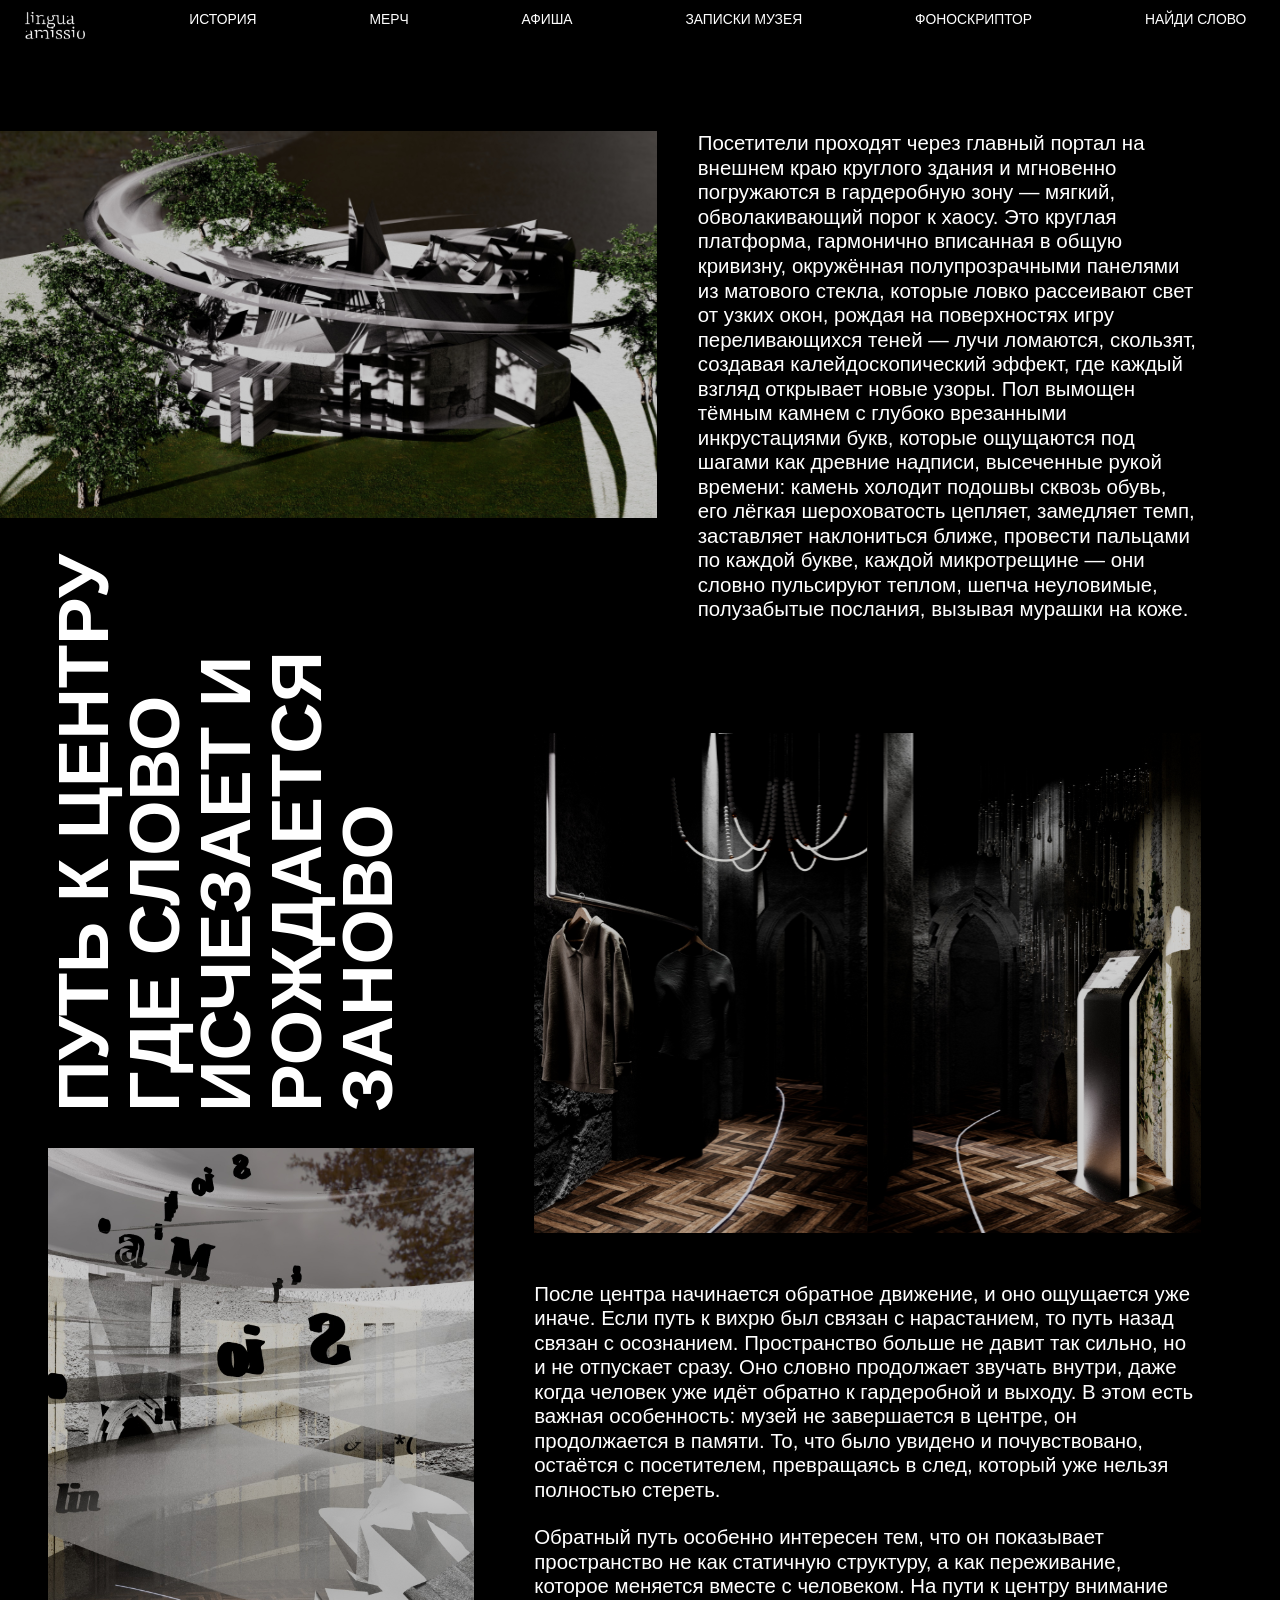
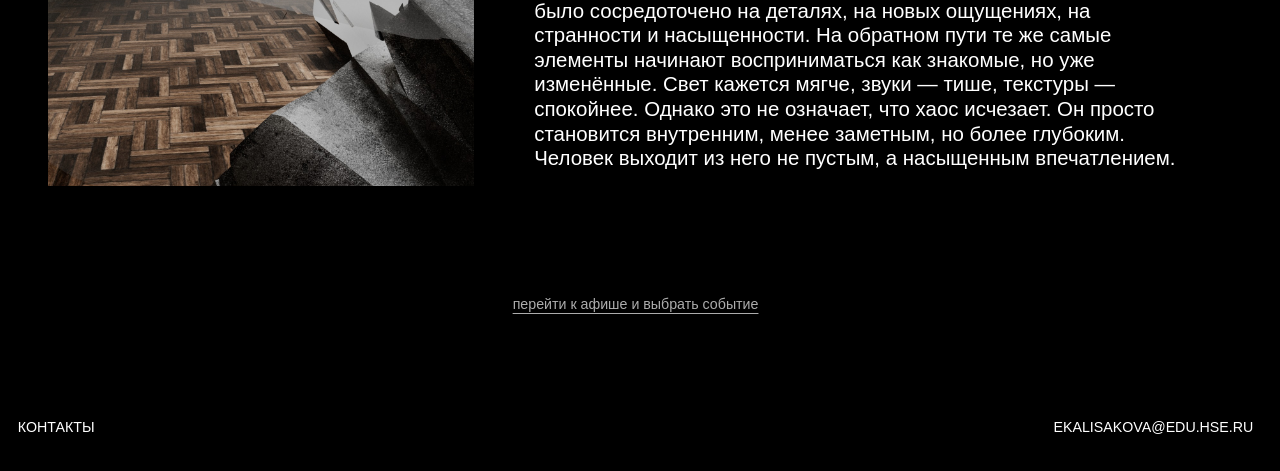
<file: history.html>
<!DOCTYPE html>
<html lang="en">
<head>
    <meta charset="UTF-8">
    <title>История</title>

    <link rel="stylesheet" href="./styles/header.css">
    <link rel="stylesheet" href="./styles/history.css">
</head>
<body>

    <header class="header">
        <a href="index.html" class="logo">
            <img src="assets/header_logo.png" alt="header_logo">
        </a>

        <nav class="nav">
            <ul class="nav-list">
                <li><a href="history.html">ИСТОРИЯ</a></li>
                <li><a href="merch.html">МЕРЧ</a></li>
                <li><a href="affiche.html">АФИША</a></li>
                <li><a href="museum_notes.html">ЗАПИСКИ МУЗЕЯ</a></li>
                <li><a href="https://isakovakatrin-beep.github.io/linguaamissio/" target="_blank">ФОНОСКРИПТОР</a></li>
                <li><a href="https://isakovakatrin-beep.github.io/1/" target="_blank">НАЙДИ СЛОВО</a></li>
            </ul>
        </nav>
    </header>

    <main class="page-content">

        <div class="content-columns">

            <div class="col-left">
                <img src="assets/history_page/left_top_img.svg" alt="left_top_img" class="img-top">

                <div class="vertical-title-wrapper">
                    <h1 class="vertical-title">ПУТЬ К ЦЕНТРУ<br>ГДЕ СЛОВО<br>ИСЧЕЗАЕТ И<br>РОЖДАЕТСЯ<br>ЗАНОВО</h1>
                </div>

                <img src="assets/history_page/left_bottom_img.svg" alt="left_bottom_img" class="img-bottom">
            </div>

            <div class="col-right">
                <div class="text-block text-top">
                    <p>Посетители проходят через главный портал на внешнем краю круглого здания и мгновенно погружаются в гардеробную зону — мягкий, обволакивающий порог к хаосу. Это круглая платформа, гармонично вписанная в общую кривизну, окружённая полупрозрачными панелями из матового стекла, которые ловко рассеивают свет от узких окон, рождая на поверхностях игру переливающихся теней — лучи ломаются, скользят, создавая калейдоскопический эффект, где каждый взгляд открывает новые узоры. Пол вымощен тёмным камнем с глубоко врезанными инкрустациями букв, которые ощущаются под шагами как древние надписи, высеченные рукой времени: камень холодит подошвы сквозь обувь, его лёгкая шероховатость цепляет, замедляет темп, заставляет наклониться ближе, провести пальцами по каждой букве, каждой микротрещине — они словно пульсируют теплом, шепча неуловимые, полузабытые послания, вызывая мурашки на коже.</p>
                </div>

                <img src="assets/history_page/right_top_img.svg" alt="Dark Room" class="img-middle">

                <div class="text-block text-bottom">
                    <p>После центра начинается обратное движение, и оно ощущается уже иначе. Если путь к вихрю был связан с нарастанием, то путь назад связан с осознанием. Пространство больше не давит так сильно, но и не отпускает сразу. Оно словно продолжает звучать внутри, даже когда человек уже идёт обратно к гардеробной и выходу. В этом есть важная особенность: музей не завершается в центре, он продолжается в памяти. То, что было увидено и почувствовано, остаётся с посетителем, превращаясь в след, который уже нельзя полностью стереть.</p>
                    <p>Обратный путь особенно интересен тем, что он показывает пространство не как статичную структуру, а как переживание, которое меняется вместе с человеком. На пути к центру внимание было сосредоточено на деталях, на новых ощущениях, на странности и насыщенности. На обратном пути те же самые элементы начинают восприниматься как знакомые, но уже изменённые. Свет кажется мягче, звуки — тише, текстуры — спокойнее. Однако это не означает, что хаос исчезает. Он просто становится внутренним, менее заметным, но более глубоким. Человек выходит из него не пустым, а насыщенным впечатлением.</p>
                </div>

            </div>

        </div>
    </main>

    <footer class="page-footer">
        <div class="footer-center">
            <a href="affiche.html" class="affiche-link">перейти к афише и выбрать событие</a>
        </div>

        <div class="footer-bottom">
            <span>КОНТАКТЫ</span>
            <a href="mailto:EKALISAKOVA@EDU.HSE.RU">EKALISAKOVA@EDU.HSE.RU</a>
        </div>
    </footer>

</body>
</html>
</file>
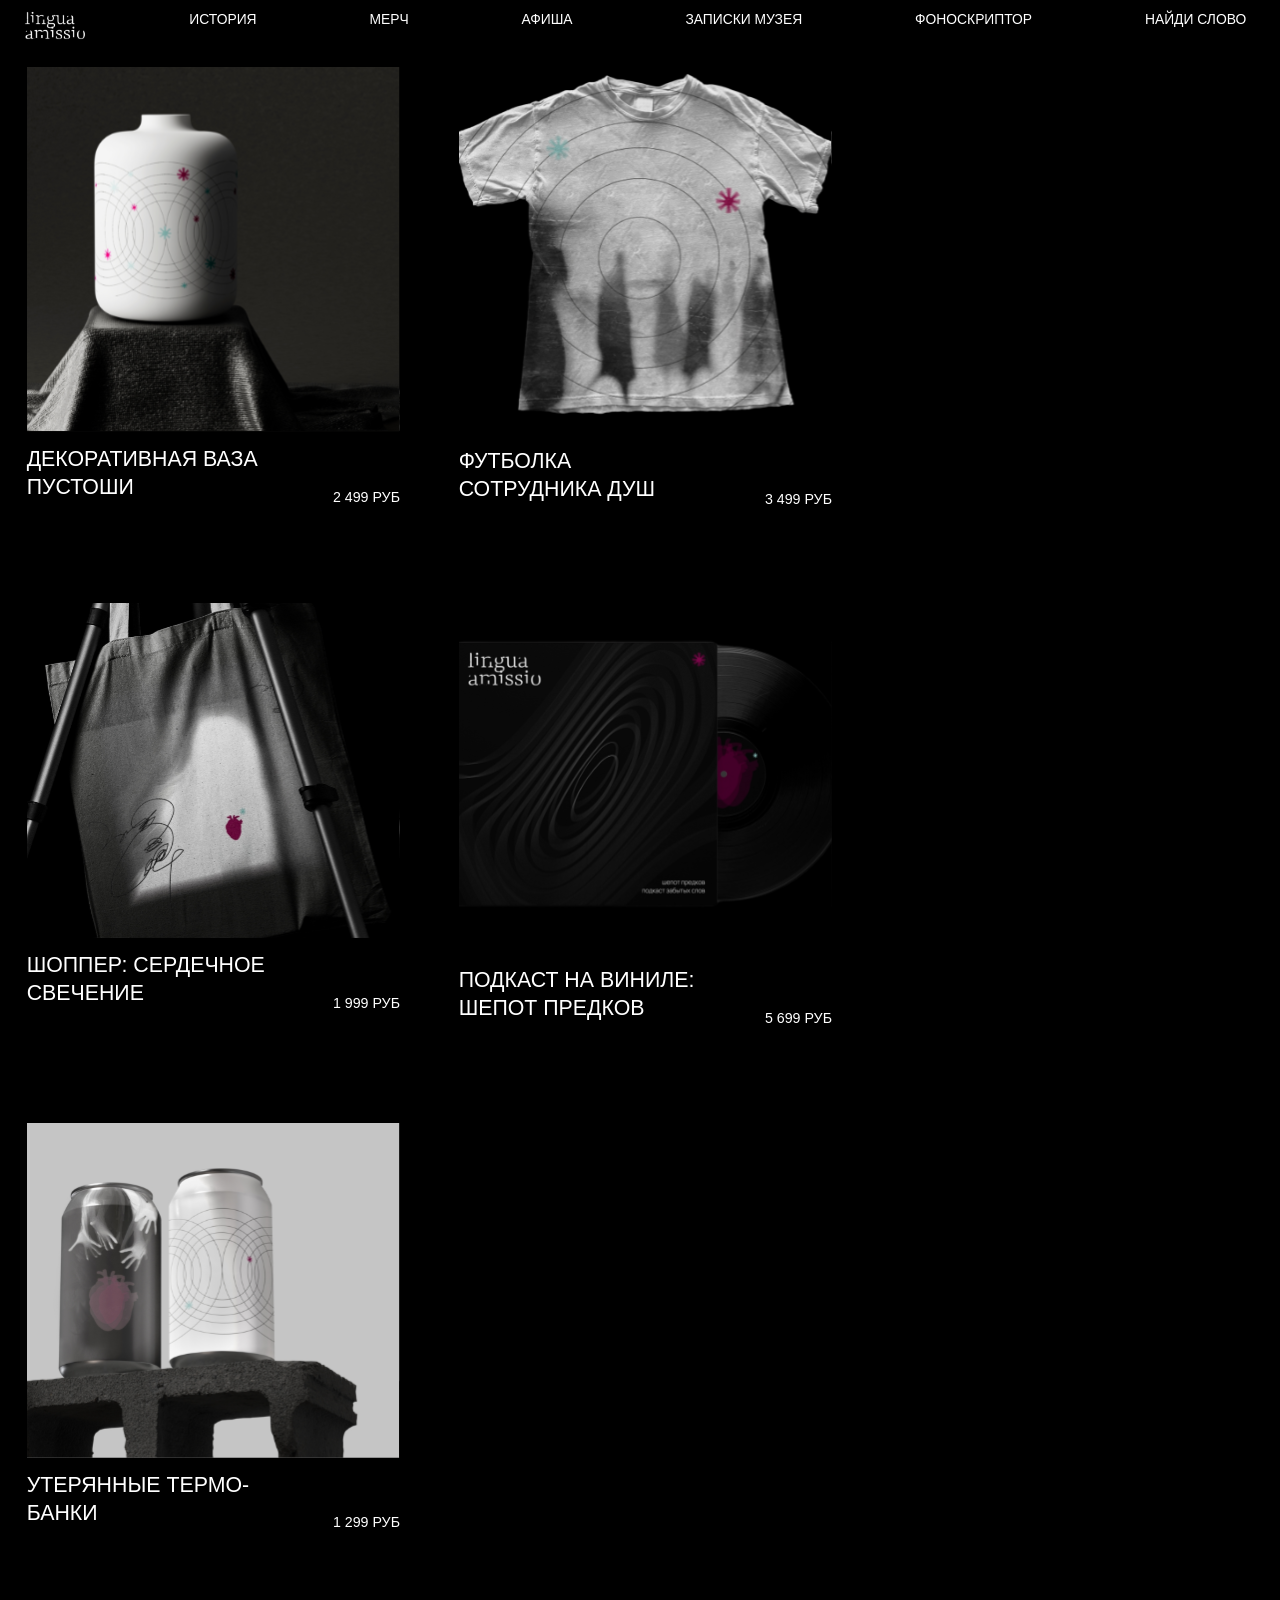
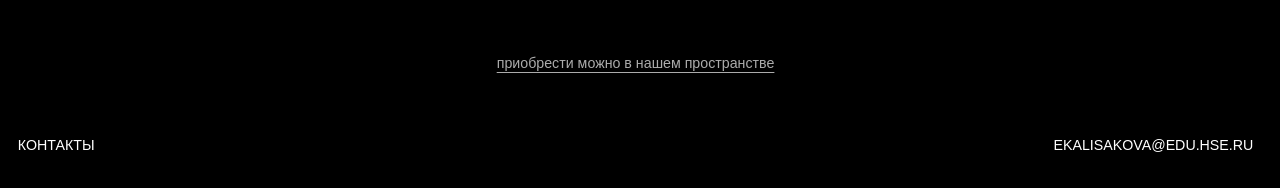
<file: merch.html>
<!DOCTYPE html>
<html lang="en">
<head>
    <meta charset="UTF-8">
    <title>Мерч</title>

    <link rel="stylesheet" href="./styles/header.css">
    <link rel="stylesheet" href="./styles/merch.css">

</head>
<body>

    <header class="header">
        <a href="index.html" class="logo">
            <img src="assets/header_logo.png" alt="header_logo">
        </a>

        <nav class="nav">
            <ul class="nav-list">
                <li><a href="history.html">ИСТОРИЯ</a></li>
                <li><a href="merch.html">МЕРЧ</a></li>
                <li><a href="affiche.html">АФИША</a></li>
                <li><a href="museum_notes.html">ЗАПИСКИ МУЗЕЯ</a></li>
                <li><a href="https://isakovakatrin-beep.github.io/linguaamissio/" target="_blank">ФОНОСКРИПТОР</a></li>
                <li><a href="https://isakovakatrin-beep.github.io/1/" target="_blank">НАЙДИ СЛОВО</a></li>
            </ul>
        </nav>
    </header>

    <main class="page-content">

        <section class="merch-grid">

            <article class="product-card">
                <img src="assets/merch_page/vase.svg" alt="Декоративная ваза пустоши" class="product-image">
                <div class="product-info">
                    <h2 class="product-title">ДЕКОРАТИВНАЯ ВАЗА ПУСТОШИ</h2>
                    <p class="product-price">2 499 РУБ</p>
                </div>
            </article>

            <article class="product-card">
                <img src="assets/merch_page/shirt.svg" alt="Футболка сотрудника душ" class="product-image">
                <div class="product-info">
                    <h2 class="product-title">ФУТБОЛКА СОТРУДНИКА ДУШ</h2>
                    <p class="product-price">3 499 РУБ</p>
                </div>
            </article>

            <article class="product-card">
                <img src="assets/merch_page/bag.svg" alt="Шоппер: сердечное свечение" class="product-image">
                <div class="product-info">
                    <h2 class="product-title">ШОППЕР: СЕРДЕЧНОЕ СВЕЧЕНИЕ</h2>
                    <p class="product-price">1 999 РУБ</p>
                </div>
            </article>

            <article class="product-card">
                <img src="assets/merch_page/vinyl.svg" alt="Подкаст на виниле: шепот предков" class="product-image">
                <div class="product-info">
                    <h2 class="product-title">ПОДКАСТ НА ВИНИЛЕ: ШЕПОТ ПРЕДКОВ</h2>
                    <p class="product-price">5 699 РУБ</p>
                </div>
            </article>

            <article class="product-card">
                <img src="assets/merch_page/banks.svg" alt="Утерянные термо-банки" class="product-image">
                <div class="product-info">
                    <h2 class="product-title">УТЕРЯННЫЕ ТЕРМО-БАНКИ</h2>
                    <p class="product-price">1 299 РУБ</p>
                </div>
            </article>

        </section>

    </main>

    <footer class="page-footer">
        <div class="footer-center">
            <a href="merch.html" class="purchase-info" >приобрести можно в нашем пространстве</a>
        </div>

        <div class="footer-bottom">
            <span>КОНТАКТЫ</span>
            <a href="mailto:EKALISAKOVA@EDU.HSE.RU">EKALISAKOVA@EDU.HSE.RU</a>
        </div>
    </footer>

</body>
</html>
</file>
<file: styles/header.css>
.header *, .header *::before, .header *::after {
    box-sizing: border-box;
}

.header {
    position: fixed;
    top: 0;
    left: 0;
    width: 100%;
    height: calc((74.75 / 1440) * 100vw);
    background-color: #000000;

    display: flex;
    align-items: flex-start;

    padding-left: calc((27 / 1440) * 100vw);
    padding-right: calc((19 / 1440) * 100vw);
    z-index: 1000;

    box-sizing: border-box;
}

.header .logo {
    display: block;
    width: calc((74 / 1440) * 100vw);
    height: calc((37.3 / 1440) * 100vw);
    margin-top: calc((10 / 1440) * 100vw);
    flex-shrink: 0;
}

.header .logo img {
    width: 100%;
    height: 100%;
    object-fit: contain;
    display: block;
}

.header .nav {
    flex: 1;
    margin-left: calc((112 / 1440) * 100vw);
    margin-right: calc((19 / 1440) * 100vw);
}

.header .nav-list {
    display: flex;
    justify-content: space-between;
    list-style: none;
    margin: 0;
    padding: 0;
}

.header .nav-list a {
    display: block;
    margin-top: calc((15 / 1440) * 100vw);
    color: #FFFFFF;
    text-decoration: none;

    font-family: 'Helvetica', Arial, sans-serif;
    font-size: calc((15.59 / 1440) * 100vw);
    font-weight: 400;
    line-height: 100%;
    letter-spacing: 0;
    text-transform: uppercase;

    /*затухнание при наведении*/
    transition: opacity 0.2s ease;
}

.header.nav-list a:hover {
    opacity: 0.7;
}
</file>
<file: styles/history.css>
/*Базовая настройка всей страницы*/
body {
    background-color: #000000;
    color: #FFFFFF;
    margin: 0;
    font-family: 'Helvetica', Arial, sans-serif;

    overflow-x: hidden;
}

/*весь main контейнер*/
.page-content {
    width: 100%;
    padding-top: calc((147.75 / 1440) * 100vw);
    box-sizing: border-box;
}

/*общие настройки макета колонок*/
.content-columns {
    display: flex;
    box-sizing: border-box;

    width: 100%;

}

/*левая колонка*/
.col-left {
    /*739 в макете вида 1440px переводим в проценты от экрана*/
    width: calc((739 / 1440) * 100vw);
    display: flex;
    flex-direction: column;
    align-items: flex-start;

    flex-shrink: 0;
}

.img-top {
    width: 100%;
    height: auto;
    display: block;
}

.vertical-title-wrapper {
    margin-top: 36px;
    margin-left: calc((54 / 1440) * 100vw);
}

.vertical-title {
    writing-mode: vertical-rl;
    transform: rotate(180deg);
    font-size: calc((80 / 1440) * 100vw);
    font-weight: 700;
    line-height: 100%;
    text-transform: uppercase;
    margin: 0;
    white-space: nowrap;
}

.img-bottom {
    width: calc((479 / 1440) * 100vw);
    height: auto;
    margin-top: 36px;
    margin-left: calc((54 / 1440) * 100vw);
}

/*правая колонка*/
.col-right {
    width: calc((750 / 1440) * 100vw);
    display: flex;
    flex-direction: column;
    align-items: flex-start;

    flex-shrink: 0;
}

.text-block {
    font-size: calc((23 / 1440) * 100vw);
    font-weight: 400;
    line-height: 120%;
    margin: 0;
}

.text-block p {
    margin: 0;
}

.text-block p + p {
    margin-top: 23px;
}

.text-top {
    width: calc((566 / 1440) * 100vw);
    margin-left: calc((46 / 1440) * 100vw);
}

.img-middle {
    width: calc((750 / 1440) * 100vw);
    height: auto;
    margin-top: 111px;
    margin-left: calc((-138 / 1440) * 100vw);
}

.text-bottom {
    width: calc((750 / 1440) * 100vw);
    margin-top: 49px;
    margin-left: calc((-138 / 1440) * 100vw);
}

/*футер*/
.page-footer {
    margin: calc((123 / 1440) * 100vw) calc((30 / 1440) * 100vw) calc((41 / 1440) * 100vw) calc((20 / 1440) * 100vw);
}

.footer-center {
    text-align: center;
    margin-bottom: calc((120 / 1440) * 100vw);
}

.affiche-link {
    color: #ACACAC;
    font-size: calc((16 / 1440) * 100vw);
    line-height: 100%;
    text-decoration: underline;
    text-underline-offset: 4px;
    transition: opacity 0.2s ease;
}

.affiche-link:hover {
    opacity: 0.7;
    text-decoration: none;
}

.footer-bottom {
    width: 100%;
    display: flex;
    justify-content: space-between;
    font-size: calc((16 / 1440) * 100vw);
    line-height: 100%;
}

.footer-bottom a {
    color: #FFFFFF;
    text-decoration: none;
    transition: opacity 0.2s ease;
}

.footer-bottom a:hover {
    opacity: 0.7;
}
</file>
<file: styles/merch.css>
body {
    background-color: #000000;
    color: #FFFFFF;
    margin: 0;
    font-family: 'Helvetica', Arial, sans-serif;

    overflow-x: hidden;
}

.page-content {
    width: 100%;
    /*padding: calc((75 / 1440) * 100vw) calc((30 / 1440) * 100vw) calc((100 / 1440) * 100vw);*/
    /*padding: calc((75 / 1440) * 100vw) calc((30 / 1440) * 100vw);*/

    padding-top: calc((75 / 1440) * 100vw);
    padding-left: calc((30 / 1440) * 100vw);
    padding-right: calc((30 / 1440) * 100vw);

    box-sizing: border-box;
}

/*НАСТРОЙКА СЕТКИ*/
.merch-grid {
    display: grid;
    grid-template-columns: repeat(2, calc((420 / 1440) * 100vw));

    column-gap: calc((66 /1440) * 100vw);
    row-gap: calc((93 / 1440) * 100vw);

    justify-content: start;

    /*padding-bottom: calc((150 / 1440) * 100vw);*/
}

.product-image {
    width: 100%;
    height: auto;
    display: block;
}

.product-info {
    display: flex;
    justify-content: space-between;
    align-items: flex-start;
    margin-top: calc((16 / 1440) * 100vw);
    gap: calc((20 / 1440) * 100vw);
}

.product-title {
    font-size: calc((24 / 1440) * 100vw);
    font-weight: normal;
    margin: 0;
    line-height: 1.3;
    max-width: 65%;
    text-transform: uppercase;
}

.product-price {
    font-size: calc((16 / 1440) * 100vw);
    margin-top: calc((48 / 1440) * 100vw);
    white-space: nowrap;
    text-align: right;
}

/*ФУТЕР*/
.page-footer {
    margin: calc((123 / 1440) * 100vw) calc((30 / 1440) * 100vw) calc((41 / 1440) * 100vw) calc((20 / 1440) * 100vw);

}
.footer-center {
    text-align: center;
    margin-bottom: calc((74 / 1440) * 100vw);
}

.purchase-info {
    color: #ACACAC;
    font-size: calc((16 / 1440) * 100vw);
    line-height: 100%;
    text-decoration: underline;
    text-underline-offset: 4px;
    transition: opacity 0.2s ease;
}

.purchase-info:hover {
    opacity: 0.7;
    text-decoration: none;
}

.footer-bottom {
    width: 100%;
    display: flex;
    justify-content: space-between;
    font-size: calc((16 / 1440) * 100vw);
    line-height: 100%;
}

.footer-bottom a {
    color: #FFFFFF;
    text-decoration: none;
    transition: opacity 0.2s ease;
}

.footer-bottom a:hover {
    opacity: 0.7;
}

@media (max-width: 768px) {
    .merch-grid {
        grid-template-columns: 1fr;
        padding-bottom: 0;
    }
}
</file>
